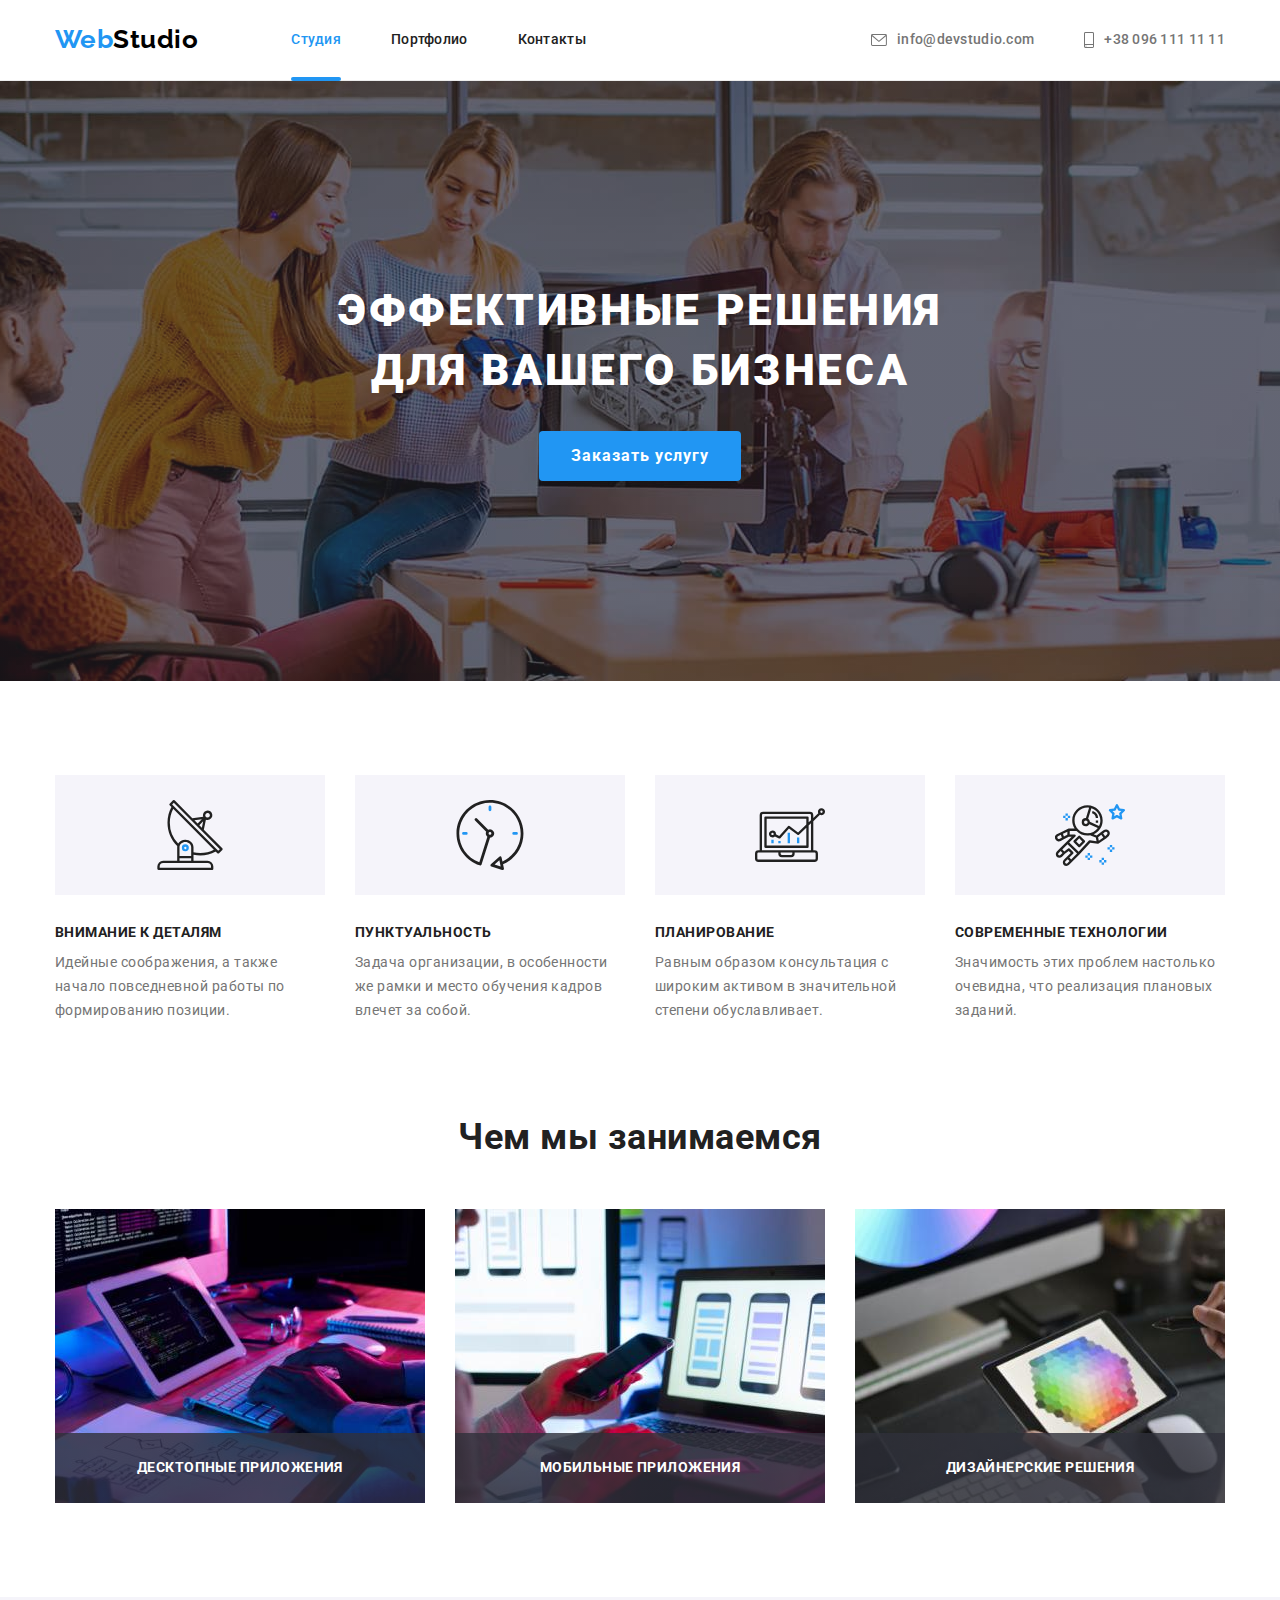
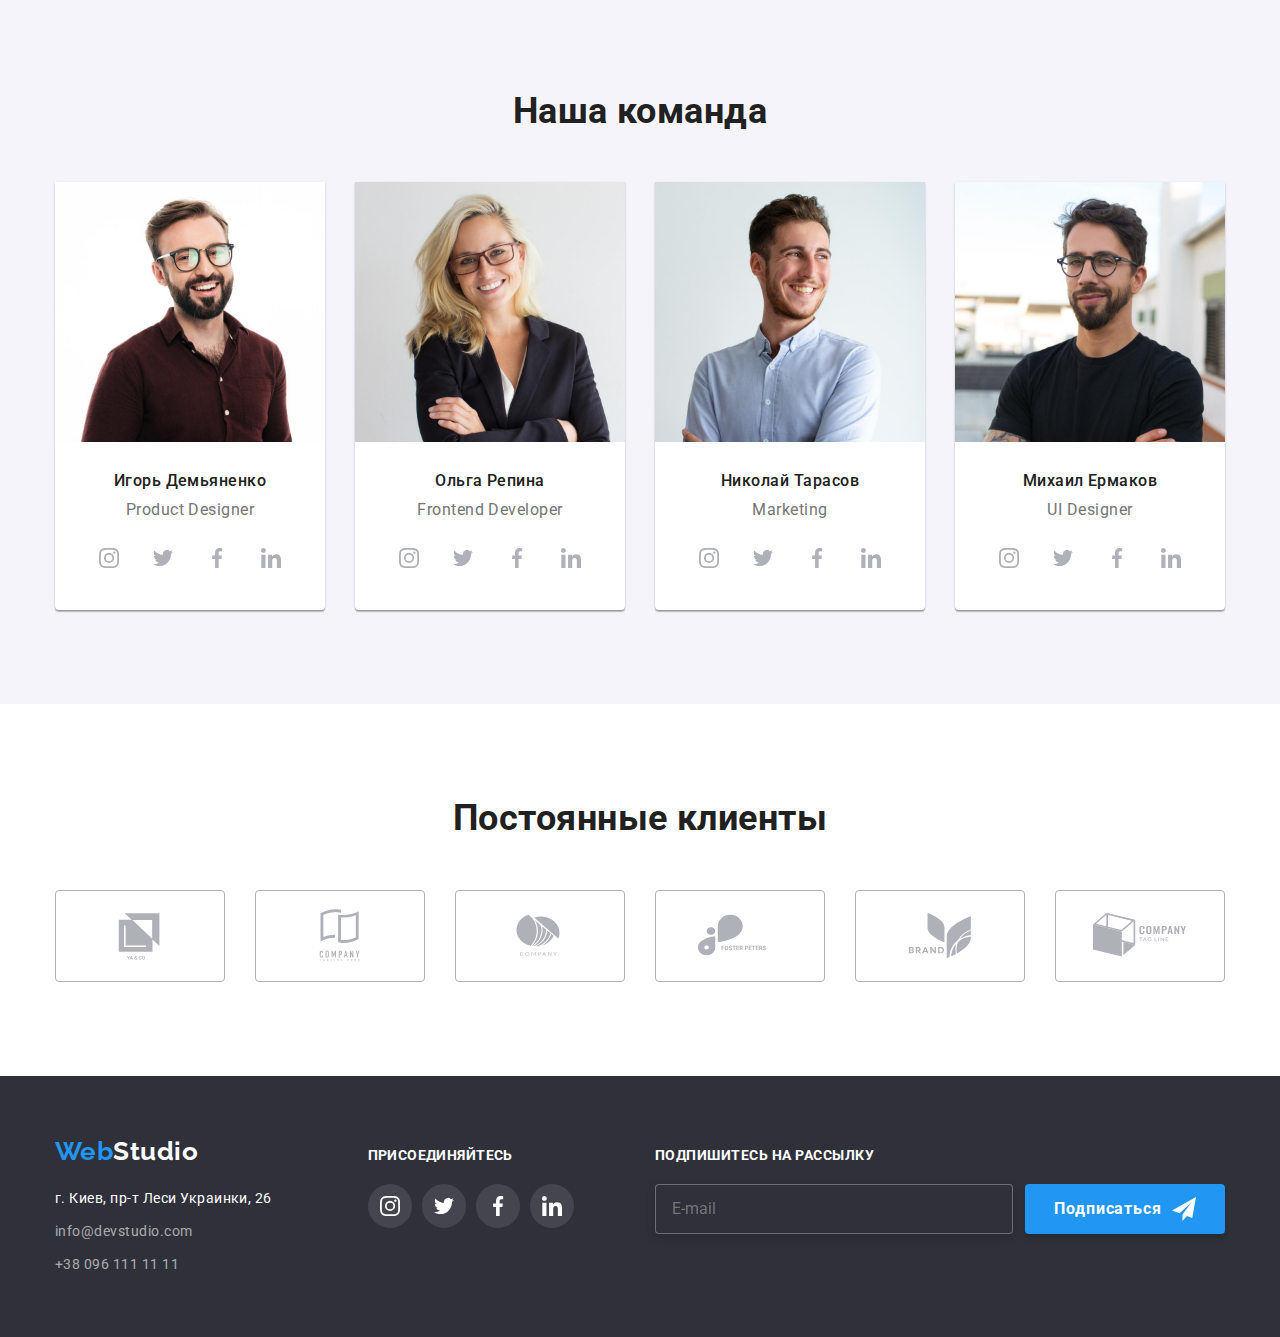
<file: index.html>
<!DOCTYPE html>
<html lang="ru">
<head>
    <meta charset="UTF-8">
    <meta http-equiv="X-UA-Compatible" content="IE=edge">
    <meta name="viewport" content="width=device-width, initial-scale=1.0">
    <title>Студия</title>
    <link rel="preconnect" href="https://fonts.googleapis.com">
    <link rel="preconnect" href="https://fonts.gstatic.com" crossorigin>
    <link href="https://fonts.googleapis.com/css2?family=Raleway:wght@700&family=Roboto:wght@400;500;700;900&display=swap"
        rel="stylesheet">
    <link rel="stylesheet" href="./css/main.min.css">
</head>
<body>

                                                        <!-- HEADER -->

    <header class="header-box">

        <div class="container">

        <nav class="navigation">
            <a class="navigation__logo" href="index.html">Web<span class="navigation__name">Studio</span></a>
            <ul class="navigation-list">
                <li class="navigation-list__item"><a class="navigation-list__link navigation-list__link--current" href="index.html">Студия</a></li>
                <li class="navigation-list__item"><a class="navigation-list__link" href="portfolio.html">Портфолио</a></li>
                <li class="navigation-list__item"><a class="navigation-list__link" href="">Контакты</a></li>
            </ul>
        </nav>
        <ul class="contacts-list">
            <li class="contacts-list__items">
                <a class="contacts-list__link" href="mailto:info@devstudio.com"><svg class="contacts-list__envelope" width="16" height="12">
                    <use href="./images/icons.svg#icon-envelope"></use>
                </svg>info@devstudio.com</a>
            </li>
            <li class="contacts-list__items">
                <a class="contacts-list__link" href="tel:+380961111111"><svg class="contacts-list__smartphone" width="10" height="16">
                    <use href="./images/icons.svg#icon-smartphone"></use>
                </svg>+38 096 111 11 11</a>
            </li>
        </ul>
    
    </div>

    </header>

                                                        <!-- MAIN -->

    <main>

                                                        <!-- SECTION 1 -->

        <section class="section section--hero">

    <div class="container container--hero">
 
        <h1 class="container__hero-title">Эффективные решения для вашего бизнеса</h1>
        <button class="container__hero-button" type="button" data-modal-open>Заказать услугу</button>

     
    </div>

        </section>

                                                        <!-- SECTION 2 -->

        <section class="section">

            <div class="container">

        <h2 class="container__feature-title">Особенности</h2>

        <ul class="feature-list">
            <li class="feature-list__item">

            <div class="feature-list__container"> 
                    <svg class="feature-list__icon-place" width="70" height="70">
                    <use href="./images/icons.svg#icon-antenna" ></use>
                </svg>
            </div>

                <h3 class="feature-list__subtitle">Внимание к деталям</h3>
                <p class="feature-list__text">Идейные соображения, а также начало повседневной работы по формированию позиции.</p>
            </li>
            <li class="feature-list__item">
                <div class="feature-list__container">
                <svg class="feature-list__icon-place" width="70" height="70">
                <use href="./images/icons.svg#icon-clock"></use>
                </svg>
                </div>
                <h3 class="feature-list__subtitle">Пунктуальность</h3>
                <p class="feature-list__text">Задача организации, в особенности же рамки и место обучения кадров влечет за собой.</p>
            </li>
            <li class="feature-list__item">
                <div class="feature-list__container">
                    <svg class="feature-list__icon-place" width="70" height="70">
                        <use href="./images/icons.svg#icon-diagram"></use>
                    </svg>
                </div>
                <h3 class="feature-list__subtitle">Планирование</h3>
                <p class="feature-list__text">Равным образом консультация с широким активом в значительной степени обуславливает.</p>
            </li>
            <li class="feature-list__item">
                <div class="feature-list__container">
                <svg class="feature-list__icon-place" width="70" height="70">
                <use href="./images/icons.svg#icon-astronaut"></use>
                </svg>
                </div>
                <h3 class="feature-list__subtitle">Современные технологии</h3>
                <p class="feature-list__text">Значимость этих проблем настолько очевидна, что реализация плановых заданий.</p>
            </li>
        </ul>

    </div>
    
        </section>

                                                        <!-- SECTION 3 -->

        <section class="section section--nopadding">

            <div class="container container--direction">

        <h2 class="container__business-title">Чем мы занимаемся</h2>
        <ul class="container__business-list">
            <li class="container__business-item">
            <img class="container__business-img" src="images/img1.jpg" alt="coding" width="370">
            <h3 class="container__business-subtitle">ДЕСКТОПНЫЕ ПРИЛОЖЕНИЯ</h3>
        </li>
        <li class="container__business-item">
            <img class="container__business-img" src="images/img2.jpg" alt="work_with_smartphones" width="370">
            <h3 class="container__business-subtitle">МОБИЛЬНЫЕ ПРИЛОЖЕНИЯ</h3>
        </li>
        <li class="container__business-item">
            <img class="container__business-img" src="images/img3.jpg" alt="drawing_on_a_tablet" width="370">
            <h3 class="container__business-subtitle">ДИЗАЙНЕРСКИЕ РЕШЕНИЯ</h3>
        </li>
        </ul>

    </div>

        </section>

                                                        <!-- SECTION 4 -->
        <section class="section section--bgcolor">  

            <div class="container container--direction">

        <h2 class="container__team-title">Наша команда</h2>
        <ul class="container__team-list">

            <li class="container__team-item">
                    <img class="container__team-img" src="images/img4.jpg" alt="Product Designer" width="270">
                    <div class="container__team-text">
                    <h3 class="container__team-subtitle">Игорь Демьяненко</h3>
                    <p class="container__list-text" lang="en">Product Designer</p>
                    <ul class="container__team-socials">
                        <li class="container__social-items">
                            <a class="container__social-links" href="">
                                <svg class="container__team-icons" width="20" height="20">
                                    <use href="./images/icons.svg#icon-instagram-1"></use>
                                </svg>
                            </a>
                        </li>
                        <li class="container__social-items">
                            <a class="container__social-links" href="">
                                <svg class="container__team-icons" width="20" height="20">
                                    <use href="./images/icons.svg#icon-twitter-1"></use>
                                </svg>
                            </a>
                        </li>
                        <li class="container__social-items">
                            <a class="container__social-links" href="">
                                <svg class="container__team-icons" width="20" height="20">
                                    <use href="./images/icons.svg#icon-facebook-1"></use>
                                </svg>
                            </a>
                        </li>
                        <li class="container__social-items">
                            <a class="container__social-links" href="">
                                <svg class="container__team-icons" width="20" height="20">
                                    <use href="./images/icons.svg#icon-linkedin-1"></use>
                                </svg>
                            </a>
                        </li>
                    </ul>
                </div>
            </li>

            <li class="container__team-item">
                    <img class="container__team-img" src="images/img5.jpg" alt="Frontend Developer" width="270">
                    <div class="container__team-text">
                    <h3 class="container__team-subtitle">Ольга Репина</h3>
                    <p class="container__list-text" lang="en">Frontend Developer</p>
                    <ul class="container__team-socials">
                        <li class="container__social-items">
                            <a class="container__social-links" href="">
                                <svg class="container__team-icons" width="20" height="20">
                                    <use href="./images/icons.svg#icon-instagram-1"></use>
                                </svg>
                            </a>
                        </li>
                        <li class="container__social-items">
                            <a class="container__social-links" href="">
                                <svg class="container__team-icons" width="20" height="20">
                                    <use href="./images/icons.svg#icon-twitter-1"></use>
                                </svg>
                            </a>
                        </li>
                        <li class="container__social-items">
                            <a class="container__social-links" href="">
                                <svg class="container__team-icons" width="20" height="20">
                                    <use href="./images/icons.svg#icon-facebook-1"></use>
                                </svg>
                            </a>
                        </li>
                        <li class="container__social-items">
                            <a class="container__social-links" href="">
                                <svg class="container__team-icons" width="20" height="20">
                                    <use href="./images/icons.svg#icon-linkedin-1"></use>
                                </svg>
                            </a>
                        </li>
                    </ul>
                </div>
            
            </li>

            <li class="container__team-item">
                <img class="container__team-img" src="images/img6.jpg" alt="Marketing" width="270">
                <div class="container__team-text">
                    <h3 class="container__team-subtitle">Николай Тарасов</h3>
                    <p class="container__list-text" lang="en">Marketing</p>
                    <ul class="container__team-socials">
                        <li class="container__social-items">
                            <a class="container__social-links" href="">
                                <svg class="container__team-icons" width="20" height="20">
                                    <use href="./images/icons.svg#icon-instagram-1"></use>
                                </svg>
                            </a>
                        </li>
                        <li class="container__social-items">
                            <a class="container__social-links" href="">
                                <svg class="container__team-icons" width="20" height="20">
                                    <use href="./images/icons.svg#icon-twitter-1"></use>
                                </svg>
                            </a>
                        </li>
                        <li class="container__social-items">
                            <a class="container__social-links" href="">
                                <svg class="container__team-icons" width="20" height="20">
                                    <use href="./images/icons.svg#icon-facebook-1"></use>
                                </svg>
                            </a>
                        </li>
                        <li class="container__social-items">
                            <a class="container__social-links" href="">
                                <svg class="container__team-icons" width="20" height="20">
                                    <use href="./images/icons.svg#icon-linkedin-1"></use>
                                </svg>
                            </a>
                        </li>
                    </ul>
                </div>
            </li>
            
            <li class="container__team-item">
                    <img class="container__team-img" src="images/img7.jpg" alt="UI Designer" width="270">
                    <div class="container__team-text">
                    <h3 class="container__team-subtitle">Михаил Ермаков</h3>
                    <p class="container__list-text" lang="en">UI Designer</p>
                    <ul class="container__team-socials">
                        <li class="container__social-items">
                            <a class="container__social-links" href="">
                                <svg class="container__team-icons" width="20" height="20">
                                    <use href="./images/icons.svg#icon-instagram-1"></use>
                                </svg>
                            </a>
                        </li>
                        <li class="container__social-items">
                            <a class="container__social-links" href="">
                                <svg class="container__team-icons" width="20" height="20">
                                    <use href="./images/icons.svg#icon-twitter-1"></use>
                                </svg>
                            </a>
                        </li>
                        <li class="container__social-items">
                            <a class="container__social-links" href="">
                                <svg class="container__team-icons" width="20" height="20">
                                    <use href="./images/icons.svg#icon-facebook-1"></use>
                                </svg>
                            </a>
                        </li>
                        <li class="container__social-items">
                            <a class="container__social-links" href="">
                                <svg class="container__team-icons" width="20" height="20">
                                    <use href="./images/icons.svg#icon-linkedin-1"></use>
                                </svg>
                            </a>
                        </li>
                    </ul>
                </div>
            </li>
        </ul>
    
    </div>

        </section>   

                                                        <!-- SECTION 5 -->

        <section class="section">

            <div class="container container--direction">
            <h2 class="container__clients-title">Постоянные клиенты</h2>
            <ul class="clients-list">
                <li class="clients-list__items"><a class="clients-list__link" href="">
                    <svg width="106" height="60">
                        <use href="./images/icons.svg#icon-client-1"></use>
                    </svg>
                </a></li>
                <li class="clients-list__items"><a class="clients-list__link" href="">
                    <svg width="106" height="60">
                        <use href="./images/icons.svg#icon-client-2"></use>
                    </svg>
                </a></li>
                <li class="clients-list__items"><a class="clients-list__link" href="">
                    <svg width="106" height="60">
                        <use href="./images/icons.svg#icon-client-3"></use>
                    </svg>
                </a></li>
                <li class="clients-list__items"><a class="clients-list__link" href="">
                    <svg width="106" height="60">
                        <use href="./images/icons.svg#icon-client-4"></use>
                    </svg>
                    </a></li>
                <li class="clients-list__items"><a class="clients-list__link" href="">
                        <svg width="106" height="60">
                            <use href="./images/icons.svg#icon-client-5"></use>
                        </svg>
                        </a></li>
                <li class="clients-list__items"><a class="clients-list__link" href="">
                        <svg width="106" height="60">
                            <use href="./images/icons.svg#icon-client-6"></use>
                        </svg></a>
                </li>
            </ul>
        </div>

        </section>
    </main>

                                                        <!-- FOOTER  -->
    <footer class="foot">

    <div class="container basement--direction">
        
    <div class="foot-container">
        <a class="foot-container__logo" href="index.html">Web<span class="foot-container__logo-text">Studio</span></a>
        <address class="foot-container__address">
            <ul class="foot-container__list">
                <li class="foot-container__item"><a class="foot-container__link" href="https://goo.gl/maps/mkaMECq21xG1Tthk6" target="_blank"
                        rel="noopener noreferrer">
                        г. Киев, пр-т Леси Украинки, 26</a> </li>
                <li class="foot-container__item"><a class="foot-container__contacts-link" href="mailto:info@devstudio.com">info@devstudio.com</a></li>
                <li class="foot-container__item"><a class="foot-container__contacts-link" href="tel:+380961111111">+38 096 111 11 11</a></li>
            </ul>
        </address>
    </div>

    <div class="social-invite">
        <strong class="social-invite__title">ПРИСОЕДИНЯЙТЕСЬ</strong>
        <ul class="social-invite__list">
            
            <li class="social-invite__item">
                <a class="social-invite__link" href="">
                    <svg class="social-invite__icon" width="20" height="20">
                        <use href="./images/icons.svg#icon-instagram-1"></use>
                    </svg>
                </a>
            </li>

            <li class="social-invite__item">
                <a class="social-invite__link" href="">
                    <svg class="social-invite__icon" width="20" height="20">
                        <use href="./images/icons.svg#icon-twitter-1"></use>
                    </svg>
                </a>
            </li>

            <li class="social-invite__item">
                <a class="social-invite__link" href="">
                    <svg class="social-invite__icon" width="20" height="20">
                        <use href="./images/icons.svg#icon-facebook-1"></use>
                    </svg>
                </a>
            </li>

            <li class="social-invite__item">
                <a class="social-invite__link" href="">
                    <svg class="social-invite__icon" width="20" height="20">
                        <use href="./images/icons.svg#icon-linkedin-1"></use>
                    </svg>
                </a>
            </li>
        </ul>
    </div>

    <div class="footer-signup">

    <strong class="footer-signup__title">ПОДПИШИТЕСЬ НА РАССЫЛКУ</strong>

    <form class="footer-signup__form" name="signup-form" autocomplete="on" novalidate>

            <input class="footer-signup__email" type="email" name="footer-email" placeholder="E-mail"/>
    
        <button class="footer-signup__button" type="submit"><span class="footer-signup__button-text">Подписаться</span>
            <svg class="footer-signup__icon" width="24" height="24">
                <use href="./images/icons.svg#icon-send"></use>
            </svg>
        </button>
        
    </form>
    </div>
    </div>       
    </footer>

                                                        <!-- MODAL -->

    <div class="backdrop is-hidden" data-modal>

        <div class="modal">

            <button type="button" class="modal__close-button" data-modal-close>
                <svg class="modal__icon-close" width="18" height="18">
                    <use href="./images/icons.svg#icon-close"></use>
                </svg>
            </button>
            
            <form action="#" class="modal__form" name="user-contacts" novalidate>
            
                <strong class="modal__tittle">Оставьте свои данные, мы вам перезвоним</strong>
            
                <label class="modal__labels">
                    <span class="modal__label-name">Имя</span> 
                    <input class="modal__inputs" type="text" name="username" />
                    <svg class="modal__user-icon" width="12" height="12">
                        <use href="./images/icons.svg#icon-user-black"></use>
                    </svg>
                </label>
                <label class="modal__labels">
                    <span class="modal__label-name">Телефон</span>
                    <input class="modal__inputs" type="tel" name="phone-number" />
                    <svg class="modal__phone-icon" width="13" height="13">
                        <use href="./images/icons.svg#icon-phone-black"></use>
                    </svg>
                </label>
                <label class="modal__labels">
                    <span class="modal__label-name">Почта</span>
                    <input class="modal__inputs" type="email" name="email" />
                    <svg class="modal__mail-icon" width="16" height="13">
                        <use href="./images/icons.svg#icon-email-black"></use>
                    </svg>
                </label>
                
                <label class="modal__comment-label">
                    <span class="modal__label-name">Комментарий</span>
                    <textarea class="modal__text-field" name="feedback" rows="5" placeholder="Введите текст"></textarea>
                </label>

                
                <label class="modal__checkbox">
                    <input class="modal__input-checkbox" type="checkbox" name="checkbox-license" value="reading" />

                    <svg class="modal__icon-square" width="16" height="15">
                        <use href="./images/icons.svg#icon-square"></use>
                    </svg>
                    <svg class="modal__icon-check" width="14" height="15">
                        <use href="./images/icons.svg#icon-check"></use>
                    </svg>

                    <span class="modal__chekbox-text">Соглашаюсь с рассылкой и принимаю</span><a class="modal__checkbox-link" href=""> Условия договора</a>
                    
                </label>
                
                
                <button class="modal__send-button" type="submit">Отправить</button>
                </form>
        </div>
    </div>
    <script src="./js/modal.js"></script>
</body>
</html>
</file>
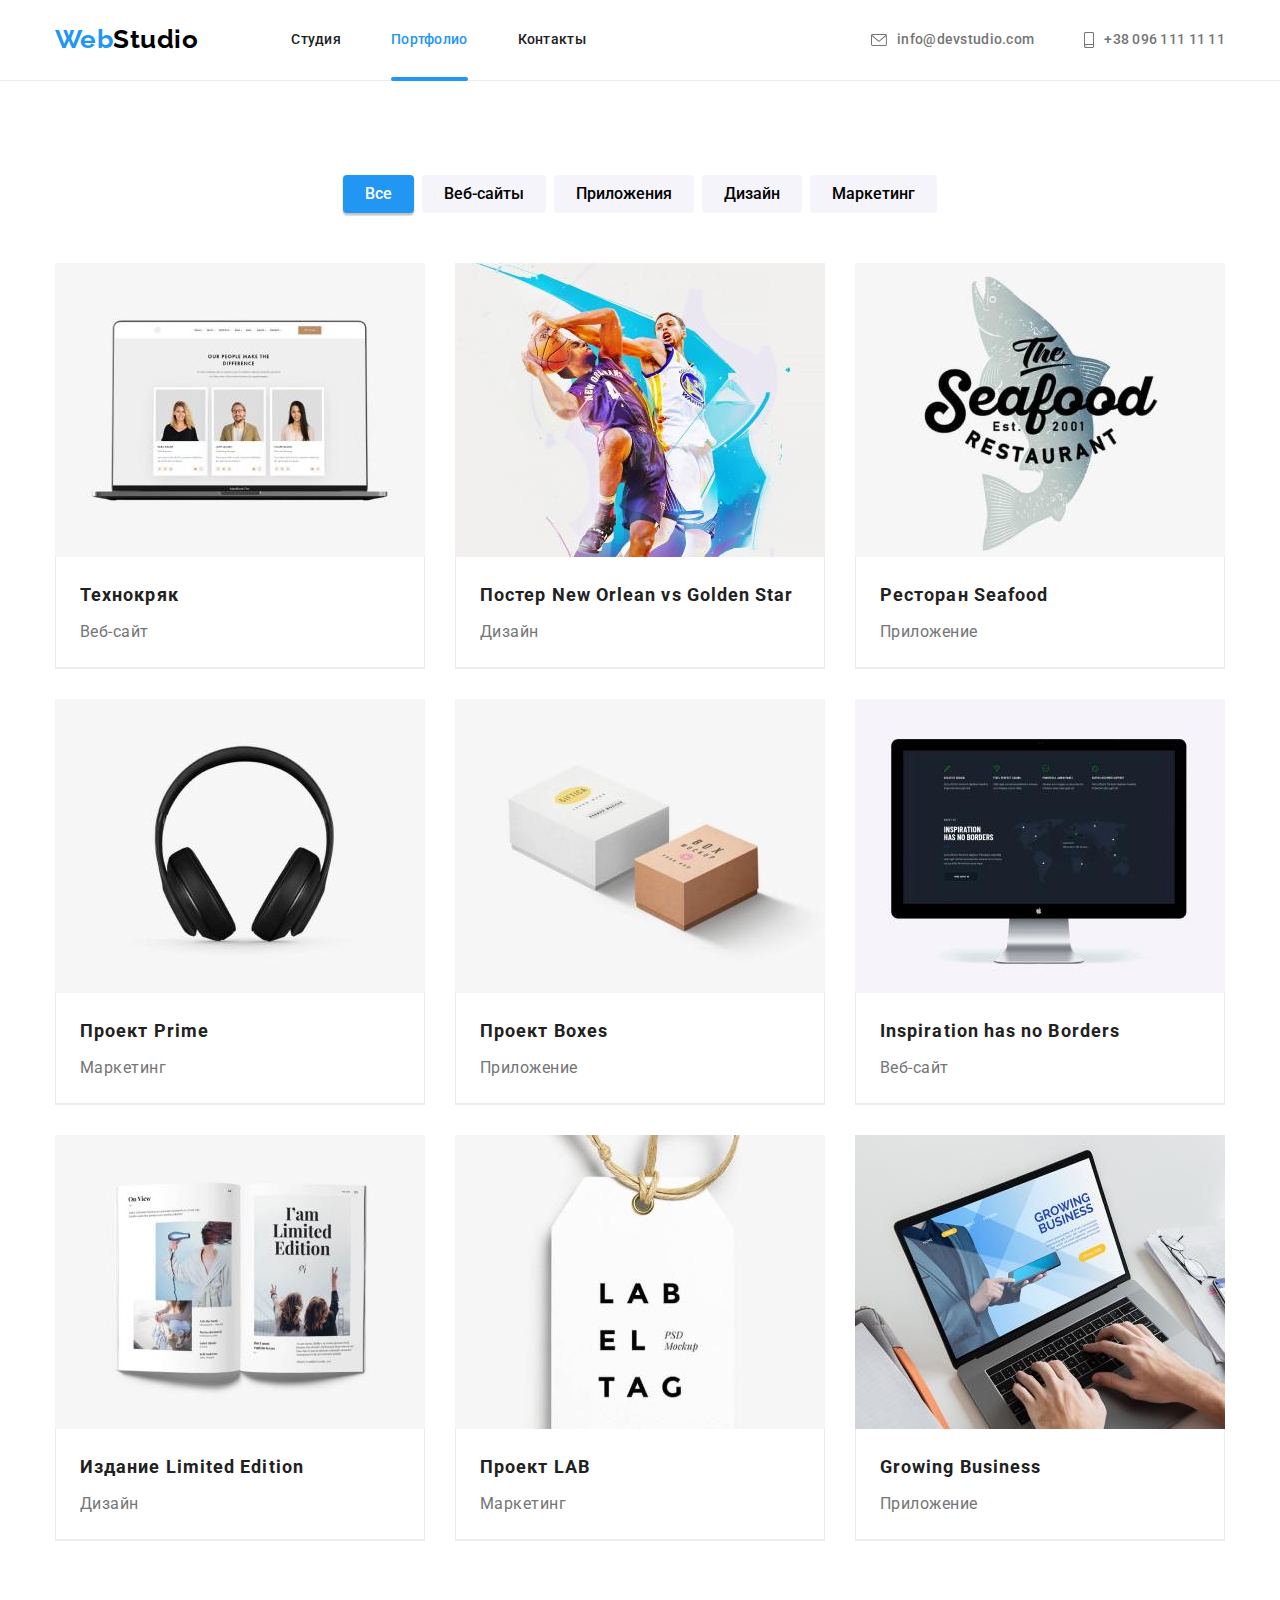
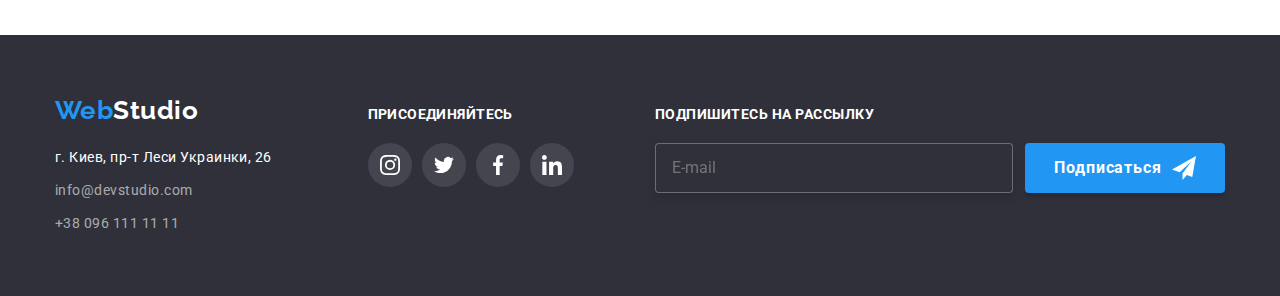
<file: portfolio.html>
<!DOCTYPE html>
<html lang="ru">
<head>
    <meta charset="UTF-8">
    <meta http-equiv="X-UA-Compatible" content="IE=edge">
    <meta name="viewport" content="width=device-width, initial-scale=1.0">
    <title>Портфолио</title>
    <link rel="preconnect" href="https://fonts.googleapis.com">
    <link rel="preconnect" href="https://fonts.gstatic.com" crossorigin>
    <link href="https://fonts.googleapis.com/css2?family=Raleway:wght@700&family=Roboto:wght@400;500;700;900&display=swap"
        rel="stylesheet">
    <link rel="stylesheet" href="./css/main.min.css">
</head>
<body>

    <!-- HEADER -->
    
    <header class="header-box">
    
        <div class="container">
    
            <nav class="navigation">
                <a class="navigation__logo" href="index.html">Web<span class="navigation__name">Studio</span></a>
                <ul class="navigation-list">
                    <li class="navigation-list__item"><a class="navigation-list__link" href="index.html">Студия</a></li>
                    <li class="navigation-list__item"><a class="navigation-list__link navigation-list__link--current" href="portfolio.html">Портфолио</a></li>
                    <li class="navigation-list__item"><a class="navigation-list__link" href="">Контакты</a></li>
                </ul>
            </nav>
            <ul class="contacts-list">
                <li class="contacts-list__items">
                    <a class="contacts-list__link" href="mailto:info@devstudio.com">
                        <svg class="contacts-list__envelope" width="16" height="12">
                            <use href="./images/icons.svg#icon-envelope"></use> 
                        </svg>info@devstudio.com</a>
                </li>
                <li class="contacts-list__items">
                    <a class="contacts-list__link" href="tel:+380961111111"><svg class="contacts-list__smartphone"
                            width="10" height="16">
                            <use href="./images/icons.svg#icon-smartphone"></use>
                        </svg>+38 096 111 11 11</a>
                </li>
            </ul>
    
        </div>
    
    </header>
        
     <!-- MAIN PART  -->

    <main>
      
      <section class="section">

          <div class="container container--direction">

      <h1 class="container__portfolio-title">Портфолио</h1>

      <!--FILTERS -->
        <ul class="filters-list">
            <li class="filters-list__items"><button class="filters-list__button filters-list__button--active" type="button">Все</button></li>
            <li class="filters-list__items"><button class="filters-list__button" type="button">Веб-сайты</button></li>
            <li class="filters-list__items"><button class="filters-list__button" type="button">Приложения</button></li>
            <li class="filters-list__items"><button class="filters-list__button" type="button">Дизайн</button></li>
            <li class="filters-list__items"><button class="filters-list__button" type="button">Маркетинг</button></li>
        </ul>
       
        <!-- PROJECTS  -->

        <ul class="projects-list">

        <li class="projects-list__item">
            <a class="projects-list__link" href="">
            <div class="projects-list__thumb">
                <img class="projects-list__img" src="./images/img1_1.jpg" width="370" alt="Фото-ноутбука">
                <p class="projects-list__overlay">
                    Технокряк это современная площадка распространения коронавируса.
                    Компании используют эту платформу для цифрового
                    шпионажа и атак на защищённые сервера конкурентов.
                </p>
            </div>
            <div class="projects-list__meta">
                <h2 class="projects-list__subtitle">Технокряк</h2>
                <p class="projects-list__text">Веб-сайт</p> 
            </div>
            
        </a>
        
        </li>

        <li class="projects-list__item">
            <a class="projects-list__link" href="">
            <div class="projects-list__thumb">
                <img class="projects-list__img" src="./images/img2_1.jpg" width="370" alt="Постер">
                <p class="projects-list__overlay">
                    Разнообразный и богатый опыт курс на социально-ориентированный 
                    национальный проект требует определения и уточнения
                    системы обучения кадров.
                </p>
            </div>
            <div class="projects-list__meta">
                <h2 class="projects-list__subtitle">Постер <span lang="en">New Orlean vs Golden Star</span></h2>
                <p class="projects-list__text">Дизайн</p>
            </div>
            </a>    
            </li>
            
            <li class="projects-list__item">
            <a class="projects-list__link" href="">
                <div class="projects-list__thumb">
                <img class="projects-list__img" src="./images/img3_1.jpg" width="370" alt="Лого-ресторана">
                <p class="projects-list__overlay">
                    Таким образом, таким вот образом, выбранный нами инновационный путь позволяет 
                    выполнить важнейшие задания по разработке дальнейших
                    направлений развитая системы.
                </p>
            </div>
            <div class="projects-list__meta">
                <h2 class="projects-list__subtitle">Ресторан <span lang="en">Seafood</span></h2>
                <p class="projects-list__text">Приложение</p>
          </div>
            </a>    
            </li>

            <li class="projects-list__item">
            <a class="projects-list__link" href="">
                <div class="projects-list__thumb">
                <img class="projects-list__img" src="./images/img4_1.jpg" width="370" alt="Фото-наушников">
                <p class="projects-list__overlay">
                    Задача организации, в особенности же начало повседневной работы по формированию 
                    позиции играет важную роль в формировании всесторонне сбалансированных...
                </p>
            </div>
            <div class="projects-list__meta">
                <h2 class="projects-list__subtitle">Проект <span lang="en">Prime</span></h2>
                <p class="projects-list__text">Маркетинг</p>
            </div>
            </a>    
            </li>

            <li class="projects-list__item">
            <a class="projects-list__link" href="">
                <div class="projects-list__thumb">
                <img class="projects-list__img" src="./images/img5_1.jpg" width="370" alt="Коробки">
                <p class="projects-list__overlay">
                    В своём стремлении улучшить пользовательский опыт мы упускаем, что непосредственные участники технического прогресса,
                    инициированные исключительно синтетически, своевременно верифицированы.
                </p>
            </div>
            <div class="projects-list__meta">
                <h2 class="projects-list__subtitle">Проект <span lang="en">Boxes</span></h2>
                <p class="projects-list__text">Приложение</p>
             </div>
            </a>    
            </li>

            <li class="projects-list__item">
            <a class="projects-list__link" href="">
                <div class="projects-list__thumb">
                <img class="projects-list__img" src="./images/img6_1.jpg" width="370" alt="Монитор">
                <p class="projects-list__overlay">
                    Непосредственные участники технического прогресса верифицированы. Учитывая ключевые сценарии поведения,
                    глубокий уровень погружения способствует повышению качества паттернов поведения.
                </p>
            </div>
        <div class="projects-list__meta">
                <h2 class="projects-list__subtitle" lang="en">Inspiration has no Borders</h2>
                <p class="projects-list__text">Веб-сайт</p>
        </div>
            </a>    
            </li>

            <li class="projects-list__item">
            <a class="projects-list__link" href="">
                <div class="projects-list__thumb">
                <img class="projects-list__img" src="./images/img7_1.jpg" width="370" alt="Книга">
                <p class="projects-list__overlay">
                    Предварительные выводы неутешительны: повышение уровня гражданского 
                    сознания и технического прогресса напрямую зависит от дальнейших направлений
                    развития.
                </p>
            </div>
            <div class="projects-list__meta">
                <h2 class="projects-list__subtitle">Издание <span lang="en">Limited Edition</span></h2>
                <p class="projects-list__text">Дизайн</p>
            </div>
            </a>  
            </li>

            <li class="projects-list__item">
            <a class="projects-list__link" href="">
                <div class="projects-list__thumb">
                <img class="projects-list__img" src="./images/img8_1.jpg" width="370" alt="Бирка">
                <p class="projects-list__overlay">
                    Высокий уровень вовлечения представителей целевой аудитории является четким доказательством простого факта: курс на
                    социально-ориентированный национальный проект, в своём представлении.
                </p>
            </div>
        <div class="projects-list__meta">
                <h2 class="projects-list__subtitle">Проект <span lang="en">LAB</span></h2>
                <p class="projects-list__text">Маркетинг</p>
        </div>
            </a>    
            </li>

            <li class="projects-list__item">
            <a class="projects-list__link" href=""> 
            <div class="projects-list__thumb">
                <img class="projects-list__img" src="./images/img9_1.jpg" width="370" alt="Ноутбук-на-столе">
                <p class="projects-list__overlay">
                    Значимость этих проблем настолько очевидна, что убеждённость некоторых оппонентов 
                    однозначно определяет каждого
                    участника как способного принимать собственные решения.
            </div>
        <div class="projects-list__meta">
                <h2 class="projects-list__subtitle" lang="en">Growing Business</h2>
                <p class="projects-list__text">Приложение</p>
        </div>
            </a>   
            </li>
        </ul>
        
        </div>

        </section>

    </main>

    <!-- FOOTER -->
<footer class="foot">

    <div class="container basement--direction">

        <div class="foot-container">
            <a class="foot-container__logo" href="index.html">Web<span
                    class="foot-container__logo-text">Studio</span></a>
            <address class="foot-container__address">
                <ul class="foot-container__list">
                    <li class="foot-container__item"><a class="foot-container__link"
                            href="https://goo.gl/maps/mkaMECq21xG1Tthk6" target="_blank" rel="noopener noreferrer">
                            г. Киев, пр-т Леси Украинки, 26</a> </li>
                    <li class="foot-container__item"><a class="foot-container__contacts-link"
                            href="mailto:info@devstudio.com">info@devstudio.com</a></li>
                    <li class="foot-container__item"><a class="foot-container__contacts-link"
                            href="tel:+380961111111">+38 096 111 11 11</a></li>
                </ul>
            </address>
        </div>

        <div class="social-invite">
            <strong class="social-invite__title">ПРИСОЕДИНЯЙТЕСЬ</strong>
            <ul class="social-invite__list">

                <li class="social-invite__item">
                    <a class="social-invite__link" href="">
                        <svg class="social-invite__icon" width="20" height="20">
                            <use href="./images/icons.svg#icon-instagram-1"></use>
                        </svg>
                    </a>
                </li>

                <li class="social-invite__item">
                    <a class="social-invite__link" href="">
                        <svg class="social-invite__icon" width="20" height="20">
                            <use href="./images/icons.svg#icon-twitter-1"></use>
                        </svg>
                    </a>
                </li>

                <li class="social-invite__item">
                    <a class="social-invite__link" href="">
                        <svg class="social-invite__icon" width="20" height="20">
                            <use href="./images/icons.svg#icon-facebook-1"></use>
                        </svg>
                    </a>
                </li>

                <li class="social-invite__item">
                    <a class="social-invite__link" href="">
                        <svg class="social-invite__icon" width="20" height="20">
                            <use href="./images/icons.svg#icon-linkedin-1"></use>
                        </svg>
                    </a>
                </li>
            </ul>
        </div>

        <div class="footer-signup">

            <strong class="footer-signup__title">ПОДПИШИТЕСЬ НА РАССЫЛКУ</strong>

            <form class="footer-signup__form" name="signup-form" autocomplete="on" novalidate>

                <input class="footer-signup__email" type="email" name="footer-email" placeholder="E-mail" />

                <button class="footer-signup__button" type="submit"><span
                        class="footer-signup__button-text">Подписаться</span>
                    <svg class="footer-signup__icon" width="24" height="24">
                        <use href="./images/icons.svg#icon-send"></use>
                    </svg>
                </button>

            </form>
        </div>
    </div>
</footer>

</body>
</html>
</file>
<file: css/main.min.css>
/*! modern-normalize v1.1.0 | MIT License | https://github.com/sindresorhus/modern-normalize */*,::before,::after{-webkit-box-sizing:border-box;box-sizing:border-box}html{line-height:1.15;-webkit-text-size-adjust:100%;-moz-tab-size:4;-o-tab-size:4;tab-size:4}body{margin:0;font-family:system-ui,-apple-system,"Segoe UI",Roboto,Helvetica,Arial,sans-serif,"Apple Color Emoji","Segoe UI Emoji"}hr{height:0;color:inherit}abbr[title]{-webkit-text-decoration:underline dotted;text-decoration:underline dotted}b,strong{font-weight:bolder}code,kbd,samp,pre{font-family:ui-monospace, SFMono-Regular, Consolas, 'Liberation Mono', Menlo, monospace;font-size:1em}small{font-size:80%}sub,sup{font-size:75%;line-height:0;position:relative;vertical-align:baseline}sub{bottom:-0.25em}sup{top:-0.5em}table{text-indent:0;border-color:inherit}button,input,optgroup,select,textarea{font-family:inherit;font-size:100%;line-height:1.15;margin:0}button,select{text-transform:none}button,[type='button'],[type='reset'],[type='submit']{-webkit-appearance:button}::-moz-focus-inner{border-style:none;padding:0}:-moz-focusring{outline:1px dotted ButtonText}:-moz-ui-invalid{box-shadow:none}legend{padding:0}progress{vertical-align:baseline}::-webkit-inner-spin-button,::-webkit-outer-spin-button{height:auto}[type='search']{-webkit-appearance:textfield;outline-offset:-2px}::-webkit-search-decoration{-webkit-appearance:none}::-webkit-file-upload-button{-webkit-appearance:button;font:inherit}summary{display:list-item}h1,h2,h3,h4,h5,h6,p,ul{margin:0;padding:0;border:0;font-size:100%;font:inherit;vertical-align:baseline}body{background-color:#fff;font-family:Roboto,sans-serif;letter-spacing:0.03em;color:#212121;-webkit-box-sizing:border-box;box-sizing:border-box}.section{padding-top:94px;padding-bottom:94px}.container{display:-webkit-box;display:-ms-flexbox;display:flex;width:1200px;padding-left:15px;padding-right:15px;margin-left:auto;margin-right:auto}.header-box{border-bottom:1px solid #ececec}.navigation{display:-webkit-box;display:-ms-flexbox;display:flex;-webkit-box-align:center;-ms-flex-align:center;align-items:center}.navigation__logo{color:#2196f3;font-family:Raleway;font-weight:700;font-size:26px;line-height:1.2;text-decoration:none;padding:24px 0}.navigation__name{color:#000;font-family:Raleway;font-weight:700;font-size:26px;line-height:1.19}.navigation-list{list-style:none;display:-webkit-box;display:-ms-flexbox;display:flex;-webkit-box-align:center;-ms-flex-align:center;align-items:center;margin-left:93px}.navigation-list__item{display:-webkit-box;display:-ms-flexbox;display:flex;-ms-flex-line-pack:center;align-content:center;-webkit-box-pack:center;-ms-flex-pack:center;justify-content:center;margin-right:50px}.navigation-list__item:last-child{margin-right:0px}.navigation-list__link{display:block;font-weight:500;font-size:14px;line-height:1.14;letter-spacing:0.02em;text-decoration:none;color:#212121;padding-top:32px;padding-bottom:32px;-webkit-transition-property:color, background-color;transition-property:color, background-color;-webkit-transition-duration:250ms;transition-duration:250ms;-webkit-transition-timing-function:cubic-bezier(0.4, 0, 0.2, 1);transition-timing-function:cubic-bezier(0.4, 0, 0.2, 1);position:relative}.navigation-list__link:hover,.navigation-list__link:focus{color:#2196f3}.navigation-list__link--current{font-weight:500;font-size:14px;line-height:1.14;letter-spacing:0.02em;color:#2196f3;text-decoration:none;-webkit-transition:color;transition:color;-webkit-transition-duration:250ms;transition-duration:250ms;-webkit-transition-timing-function:cubic-bezier(0.4, 0, 0.2, 1);transition-timing-function:cubic-bezier(0.4, 0, 0.2, 1)}.navigation-list__link--current:hover,.navigation-list__link--current:focus{color:#2196f3}.navigation-list__link--current::after{content:'';width:100%;height:4px;background-color:#2196f3;border-radius:2px;position:absolute;left:0;top:96%}.contacts-list{list-style:none;display:-webkit-box;display:-ms-flexbox;display:flex;margin-left:auto;-webkit-box-align:center;-ms-flex-align:center;align-items:center}.contacts-list__envelope{margin-right:10px;fill:currentColor;-ms-flex-item-align:center;-ms-grid-row-align:center;align-self:center}.contacts-list__smartphone{margin-right:10px;-ms-flex-item-align:center;-ms-grid-row-align:center;align-self:center;fill:currentColor}.contacts-list__items{display:-webkit-box;display:-ms-flexbox;display:flex;-ms-flex-line-pack:center;align-content:center;margin-right:50px}.contacts-list__items:last-child{margin-right:0}.contacts-list__link{display:-webkit-box;display:-ms-flexbox;display:flex;font-weight:500;font-size:14px;line-height:1.14;letter-spacing:0.02em;text-decoration:none;color:#757575;padding:32px 0;-webkit-transition:color;transition:color;-webkit-transition-duration:250ms;transition-duration:250ms;-webkit-transition-timing-function:cubic-bezier(0.4, 0, 0.2, 1);transition-timing-function:cubic-bezier(0.4, 0, 0.2, 1)}.contacts-list__link:hover,.contacts-list__link:focus{color:#2196f3}.section--hero{display:-webkit-box;display:-ms-flexbox;display:flex;background-color:#2f303a;padding-top:200px;padding-bottom:200px;max-width:1600px;height:600px;margin-right:auto;margin-left:auto;background-image:-webkit-gradient(linear, left top, right top, from(rgba(47,48,58,0.4)), to(rgba(47,48,58,0.4))),url(../images/overlay.jpg);background-image:linear-gradient(to right, rgba(47,48,58,0.4), rgba(47,48,58,0.4)),url(../images/overlay.jpg);background-repeat:no-repeat;background-position:center;background-size:cover}.container--hero{-webkit-box-orient:vertical;-webkit-box-direction:normal;-ms-flex-direction:column;flex-direction:column;text-align:center;-webkit-box-pack:center;-ms-flex-pack:center;justify-content:center}.container__hero-title{font-family:Roboto;font-weight:900;font-size:44px;line-height:1.36;letter-spacing:0.06em;text-transform:uppercase;color:#fff;width:696px;margin:0 auto;margin-bottom:30px}.container__hero-button{font-family:Roboto;background-color:#2196f3;color:#fff;cursor:pointer;font-weight:700;font-size:16px;line-height:1.87;letter-spacing:0.06em;border:none;border-radius:4px;display:block;padding:10px 32px;margin-left:auto;margin-right:auto}.container__hero-button:hover,.container__hero-button:focus,.container__hero-button:active{background-color:#2196f3;color:#fff}.container__feature-title{position:absolute;width:1px;height:1px;margin:-1px;border:0;padding:0;white-space:nowrap;-webkit-clip-path:inset(100%);clip-path:inset(100%);clip:rect(0 0 0 0);overflow:hidden}.feature-list{list-style:none;display:-webkit-box;display:-ms-flexbox;display:flex;-webkit-box-pack:center;-ms-flex-pack:center;justify-content:center}.feature-list__container{display:-webkit-box;display:-ms-flexbox;display:flex;width:270px;height:120px;background-color:#f5f4fa;margin-bottom:30px;-webkit-box-pack:center;-ms-flex-pack:center;justify-content:center}.feature-list__icon-place{-ms-flex-item-align:center;-ms-grid-row-align:center;align-self:center}.feature-list__subtitle{font-weight:700;font-size:14px;line-height:1.14;text-transform:uppercase;margin-bottom:10px}.feature-list__text{font-size:14px;line-height:1.71;color:#757575}.feature-list__item{margin-right:30px}.feature-list__item:last-child{margin-right:0px}.section--nopadding{padding-top:0}.container--direction{-webkit-box-orient:vertical;-webkit-box-direction:normal;-ms-flex-direction:column;flex-direction:column}.container__business-title{display:-webkit-box;display:-ms-flexbox;display:flex;-webkit-box-pack:center;-ms-flex-pack:center;justify-content:center;font-weight:700;font-size:36px;line-height:1.16;margin-bottom:50px}.container__business-list{display:-webkit-box;display:-ms-flexbox;display:flex;-webkit-box-pack:center;-ms-flex-pack:center;justify-content:center}.container__business-img{max-width:100%;display:block;height:auto}.container__business-subtitle{position:absolute;bottom:0;width:100%;height:70px;display:-webkit-box;display:-ms-flexbox;display:flex;-webkit-box-align:center;-ms-flex-align:center;align-items:center;-webkit-box-pack:center;-ms-flex-pack:center;justify-content:center;font-weight:bold;font-size:14px;line-height:1.14;letter-spacing:0.03em;color:#fff;background-image:-webkit-gradient(linear, left top, right top, from(rgba(47,48,58,0.8)), to(rgba(47,48,58,0.8)));background-image:linear-gradient(to right, rgba(47,48,58,0.8), rgba(47,48,58,0.8))}.container__business-item{position:relative;list-style:none;margin-right:30px}.container__business-item:last-child{margin-right:0}.section--bgcolor{background-color:#f5f4fa}.container__team-title{font-weight:700;font-size:36px;line-height:1.16;display:-webkit-box;display:-ms-flexbox;display:flex;-webkit-box-pack:center;-ms-flex-pack:center;justify-content:center;margin-bottom:50px}.container__team-list{margin-right:auto;margin-left:auto;display:-webkit-box;display:-ms-flexbox;display:flex}.container__team-img{max-width:100%;display:block;height:auto}.container__team-text{padding-bottom:30px;padding-top:30px;padding-right:32px;padding-left:32px}.container__team-subtitle{font-weight:500;font-size:16px;line-height:1.18;display:-webkit-box;display:-ms-flexbox;display:flex;-webkit-box-pack:center;-ms-flex-pack:center;justify-content:center;margin-bottom:10px}.container__list-text{font-size:16px;line-height:1.18;display:-webkit-box;display:-ms-flexbox;display:flex;-webkit-box-pack:center;-ms-flex-pack:center;justify-content:center;color:#757575;margin-bottom:16px}.container__team-socials{list-style:none;display:-webkit-box;display:-ms-flexbox;display:flex;-webkit-box-pack:center;-ms-flex-pack:center;justify-content:center;-ms-flex-line-pack:center;align-content:center}.container__team-icons{-ms-flex-item-align:center;-ms-grid-row-align:center;align-self:center}.container__team-item{list-style:none;margin-right:30px;background-color:#fff;-webkit-box-shadow:0px 1px 3px rgba(0,0,0,0.12),0px 1px 1px rgba(0,0,0,0.14),0px 2px 1px rgba(0,0,0,0.2);box-shadow:0px 1px 3px rgba(0,0,0,0.12),0px 1px 1px rgba(0,0,0,0.14),0px 2px 1px rgba(0,0,0,0.2);border-radius:0px 0px 4px 4px}.container__team-item:last-child{margin-right:0}.container__social-items{display:-webkit-box;display:-ms-flexbox;display:flex;width:44px;height:44px;margin-right:10px}.container__social-items:last-child{margin-right:0}.container__social-links{cursor:pointer;display:-webkit-box;display:-ms-flexbox;display:flex;-webkit-box-pack:center;-ms-flex-pack:center;justify-content:center;width:100%;height:100%;fill:#afb1b8;color:#fff;border-radius:50%;-webkit-transition-property:background-color, fill, border-radius;transition-property:background-color, fill, border-radius;-webkit-transition-duration:250ms;transition-duration:250ms;-webkit-transition-timing-function:cubic-bezier(0.4, 0, 0.2, 1);transition-timing-function:cubic-bezier(0.4, 0, 0.2, 1)}.container__social-links:hover,.container__social-links:focus{background-color:#2196f3;fill:currentColor}.container--direction{-webkit-box-orient:vertical;-webkit-box-direction:normal;-ms-flex-direction:column;flex-direction:column}.container__clients-title{font-weight:700;font-size:36px;line-height:1.16;display:-webkit-box;display:-ms-flexbox;display:flex;-webkit-box-pack:center;-ms-flex-pack:center;justify-content:center;margin-bottom:50px}.clients-list{display:-webkit-box;display:-ms-flexbox;display:flex;list-style:none;-webkit-box-pack:center;-ms-flex-pack:center;justify-content:center}.clients-list__items{display:-webkit-box;display:-ms-flexbox;display:flex;margin-right:30px}.clients-list__items:last-child{margin-right:0}.clients-list__link{width:170px;height:92px;display:-webkit-box;display:-ms-flexbox;display:flex;cursor:pointer;border:1px solid #afb1b8;border-radius:4px;-webkit-box-pack:center;-ms-flex-pack:center;justify-content:center;-webkit-box-align:center;-ms-flex-align:center;align-items:center;fill:#afb1b8;-webkit-transition-property:fill, border-color;transition-property:fill, border-color;-webkit-transition-duration:250ms;transition-duration:250ms;-webkit-transition-timing-function:cubic-bezier(0.4, 0, 0.2, 1);transition-timing-function:cubic-bezier(0.4, 0, 0.2, 1)}.clients-list__link:hover,.clients-list__link:focus{fill:#2196f3;border:1px solid #2196f3}.foot{background-color:#2f303a;padding-top:60px;padding-bottom:60px}.basement--direction{display:-webkit-box;display:-ms-flexbox;display:flex;-webkit-box-orient:horizontal;-webkit-box-direction:normal;-ms-flex-direction:row;flex-direction:row;-webkit-box-align:baseline;-ms-flex-align:baseline;align-items:baseline}.foot-container{display:-webkit-box;display:-ms-flexbox;display:flex;-webkit-box-orient:vertical;-webkit-box-direction:normal;-ms-flex-direction:column;flex-direction:column;width:231px}.foot-container__logo{margin-bottom:20px;-webkit-box-pack:baseline;-ms-flex-pack:baseline;justify-content:baseline;color:#2196f3;font-family:Raleway;font-weight:700;font-size:26px;line-height:1.2;text-decoration:none}.foot-container__logo-text{font-family:Raleway;font-weight:700;font-size:26px;line-height:1.19;color:#fff}.foot-container__address{font-size:14px;line-height:1.71;font-style:normal;color:#fff}.foot-container__list{list-style:none;display:-webkit-box;display:-ms-flexbox;display:flex;-webkit-box-orient:vertical;-webkit-box-direction:normal;-ms-flex-direction:column;flex-direction:column}.foot-container__item{margin-bottom:9px}.foot-container__item:last-child{margin-bottom:0}.foot-container__link{text-decoration:none;font-size:14px;line-height:1.71;font-style:normal;color:#fff;-webkit-transition-property:color;transition-property:color;-webkit-transition-duration:250ms;transition-duration:250ms;-webkit-transition-timing-function:cubic-bezier(0.4, 0, 0.2, 1);transition-timing-function:cubic-bezier(0.4, 0, 0.2, 1)}.foot-container__link:hover,.foot-container__link:focus,.foot-container__link:active{color:#2196f3}.foot-container__contacts-link{text-decoration:none;color:rgba(255,255,255,0.6);-webkit-transition-property:color;transition-property:color;-webkit-transition-duration:250ms;transition-duration:250ms;-webkit-transition-timing-function:cubic-bezier(0.4, 0, 0.2, 1);transition-timing-function:cubic-bezier(0.4, 0, 0.2, 1)}.foot-container__contacts-link:hover,.foot-container__contacts-link:focus,.foot-container__contacts-link:active{color:#2196f3}.social-invite{display:block;margin-left:auto}.social-invite__title{display:-webkit-box;display:-ms-flexbox;display:flex;-webkit-box-orient:vertical;-webkit-box-direction:normal;-ms-flex-direction:column;flex-direction:column;font-weight:700;color:#fff;font-size:14px;line-height:1.14;text-transform:uppercase;letter-spacing:0.03em;margin-bottom:20px;-webkit-box-pack:baseline;-ms-flex-pack:baseline;justify-content:baseline}.social-invite__list{display:-webkit-box;display:-ms-flexbox;display:flex;-ms-flex-line-pack:center;align-content:center;-webkit-box-pack:center;-ms-flex-pack:center;justify-content:center;list-style:none}.social-invite__icon{-ms-flex-item-align:center;-ms-grid-row-align:center;align-self:center}.social-invite__item{display:-webkit-box;display:-ms-flexbox;display:flex;width:44px;height:44px;margin-right:10px;background-image:-webkit-gradient(linear, left top, right top, from(rgba(255,255,255,0.1)), to(rgba(255,255,255,0.1)));background-image:linear-gradient(to right, rgba(255,255,255,0.1), rgba(255,255,255,0.1));border-radius:50%}.social-invite__item:last-child{margin-right:0}.social-invite__link{display:-webkit-box;display:-ms-flexbox;display:flex;-webkit-box-pack:center;-ms-flex-pack:center;justify-content:center;width:100%;height:100%;cursor:pointer;fill:#fff;color:#fff;border-radius:50%;-webkit-transition-property:background-color, fill, border-radius;transition-property:background-color, fill, border-radius;-webkit-transition-duration:250ms;transition-duration:250ms;-webkit-transition-timing-function:cubic-bezier(0.4, 0, 0.2, 1);transition-timing-function:cubic-bezier(0.4, 0, 0.2, 1)}.social-invite__link:hover,.social-invite__link:focus{background-color:#2196f3;fill:#fff}.footer-signup{display:block;margin-left:auto}.footer-signup__title{display:block;font-style:normal;font-size:14px;line-height:1.14em;font-weight:700;color:#fff;margin-bottom:20px}.footer-signup__form{display:-webkit-box;display:-ms-flexbox;display:flex}.footer-signup__email{width:358px;border:1px solid rgba(255,255,255,0.3);-webkit-filter:drop-shadow(0px 4px 4px rgba(0,0,0,0.15));filter:drop-shadow(0px 4px 4px rgba(0,0,0,0.15));background-color:#2f303a;color:#fff;border-radius:4px;padding-left:16px;padding-top:15px;padding-bottom:15px;margin-right:12px}.footer-signup__button{display:-webkit-box;display:-ms-flexbox;display:flex;-webkit-box-pack:center;-ms-flex-pack:center;justify-content:center;-webkit-box-align:center;-ms-flex-align:center;align-items:center;width:200px;height:50%;padding-top:10px;padding-bottom:10px;border:none;cursor:pointer;font-family:Roboto;font-style:normal;font-weight:700;font-size:16px;line-height:1.875em;letter-spacing:0.06em;color:#fff;background-color:#2196f3;-webkit-box-shadow:0px 4px 4px rgba(0,0,0,0.15);box-shadow:0px 4px 4px rgba(0,0,0,0.15);border-radius:4px}.footer-signup__button-text{margin-right:10px}.footer-signup__icon{fill:#fff}.backdrop{position:fixed;top:0;left:0;width:100vw;height:100vh;background-color:rgba(0,0,0,0.2);-webkit-transition:opacity 350ms, visibility 350ms;transition:opacity 350ms, visibility 350ms;pointer-events:visible}.backdrop.is-hidden .modal{-webkit-transform:scale(0.01) translate(100%, 20%);transform:scale(0.01) translate(100%, 20%)}.is-hidden{visibility:hidden;opacity:1;pointer-events:none}.modal{position:absolute;padding:40px;top:50%;left:50%;width:528px;min-height:581px;background-color:#fff;-webkit-box-shadow:0px 1px 3px rgba(0,0,0,0.12),0px 1px 1px rgba(0,0,0,0.14),0px 2px 1px rgba(0,0,0,0.2);box-shadow:0px 1px 3px rgba(0,0,0,0.12),0px 1px 1px rgba(0,0,0,0.14),0px 2px 1px rgba(0,0,0,0.2);border-radius:4px;-webkit-transition-property:-webkit-transform;transition-property:-webkit-transform;transition-property:transform;transition-property:transform, -webkit-transform;-webkit-transition-duration:350ms;transition-duration:350ms;-webkit-transform:scale(1) translate(-50%, -50%);transform:scale(1) translate(-50%, -50%)}.modal__close-button{position:absolute;top:8px;right:8px;width:30px;height:30px;background-color:#fff;border:1px solid rgba(0,0,0,0.1);border-radius:50%;display:-webkit-box;display:-ms-flexbox;display:flex;-webkit-box-align:center;-ms-flex-align:center;align-items:center;-webkit-box-pack:center;-ms-flex-pack:center;justify-content:center;cursor:pointer;-webkit-transition-property:fill, border;transition-property:fill, border;-webkit-transition-duration:350ms;transition-duration:350ms;-webkit-transition-timing-function:cubic-bezier(0.4, 0, 0.2, 1);transition-timing-function:cubic-bezier(0.4, 0, 0.2, 1)}.modal__close-button:hover,.modal__close-button:focus{border:1px solid rgba(0,0,0,0.1)}.modal__icon-close{display:block;fill:#212121;-webkit-transition-property:fill;transition-property:fill;-webkit-transition-duration:250ms;transition-duration:250ms;-webkit-transition-timing-function:cubic-bezier(0.4, 0, 0.2, 1);transition-timing-function:cubic-bezier(0.4, 0, 0.2, 1)}.modal__close-button:hover .modal__icon-close,.modal__close-button:focus .modal__icon-close{fill:#2196f3}.modal__form{display:block}.modal__tittle{display:block;text-align:center;font-size:20px;line-height:1.15em;margin-bottom:12px;color:#212121;pointer-events:none;-webkit-user-select:none;-moz-user-select:none;-ms-user-select:none;user-select:none}.modal__labels{position:relative;display:block;width:100%;font-size:12px;line-height:1.16em;letter-spacing:0.01em;color:#757575;margin-bottom:10px;-webkit-user-select:none;-moz-user-select:none;-ms-user-select:none;user-select:none}.modal__label-name{display:block;font-size:12px;line-height:1.16em;letter-spacing:0.01em;color:#757575;margin-bottom:4px}.modal__comment-label{display:block;font-size:12px;line-height:1.16em;letter-spacing:0.01em;color:#757575;margin-bottom:20px;-webkit-user-select:none;-moz-user-select:none;-ms-user-select:none;user-select:none}.modal__text-field{height:120px;width:100%;border:1px solid rgba(33,33,33,0.2);border-radius:4px;padding:12px 16px;resize:none;cursor:pointer;-webkit-transition-property:border-color;transition-property:border-color;-webkit-transition-duration:250ms;transition-duration:250ms;-webkit-transition-timing-function:cubic-bezier(0.4, 0, 0.2, 1);transition-timing-function:cubic-bezier(0.4, 0, 0.2, 1)}.modal__text-field::-webkit-input-placeholder{color:rgba(117,117,117,0.5);font-size:14px;line-height:1.14em;letter-spacing:0.01em;color:rgba(117,117,117,0.5)}.modal__text-field:-ms-input-placeholder{color:rgba(117,117,117,0.5);font-size:14px;line-height:1.14em;letter-spacing:0.01em;color:rgba(117,117,117,0.5)}.modal__text-field::-ms-input-placeholder{color:rgba(117,117,117,0.5);font-size:14px;line-height:1.14em;letter-spacing:0.01em;color:rgba(117,117,117,0.5)}.modal__text-field::placeholder{color:rgba(117,117,117,0.5);font-size:14px;line-height:1.14em;letter-spacing:0.01em;color:rgba(117,117,117,0.5)}.modal__text-field:hover,.modal__text-field:focus{outline:0;border-color:#2196f3}.modal__inputs{display:block;width:100%;border:1px solid rgba(33,33,33,0.2);background-color:transparent;border-radius:4px;padding:0;padding-top:12px;padding-bottom:12px;padding-left:42px;cursor:pointer;-webkit-transition-property:fill, border-color;transition-property:fill, border-color;-webkit-transition-duration:250ms;transition-duration:250ms;-webkit-transition-timing-function:cubic-bezier(0.4, 0, 0.2, 1);transition-timing-function:cubic-bezier(0.4, 0, 0.2, 1)}.modal__inputs:focus,.modal__inputs:hover{border-color:#2196f3;outline:0}.modal__user-icon,.modal__phone-icon,.modal__mail-icon{position:absolute;top:0;left:0;-webkit-transform:translateX(12px) translateY(31px);transform:translateX(12px) translateY(31px);fill:#212121;-webkit-transition-property:fill;transition-property:fill;-webkit-transition-duration:250ms;transition-duration:250ms;-webkit-transition-timing-function:cubic-bezier(0.4, 0, 0.2, 1);transition-timing-function:cubic-bezier(0.4, 0, 0.2, 1)}.modal__user-icon:hover,.modal__user-icon:hover,.modal__user-icon:hover,.modal__phone-icon:hover,.modal__phone-icon:hover,.modal__phone-icon:hover,.modal__mail-icon:hover,.modal__mail-icon:hover,.modal__mail-icon:hover{cursor:pointer;fill:#2196f3}.modal__inputs:focus+.modal__user-icon,.modal__inputs:hover+.modal__user-icon,.modal__inputs:focus+.modal__phone-icon,.modal__inputs:hover+.modal__phone-icon,.modal__inputs:focus+.modal__mail-icon,.modal__inputs:hover+.modal__mail-icon{fill:#2196f3}.modal__inputs:focus+.modal__user-icon,.modal__inputs:hover+.modal__user-icon,.modal__inputs:focus+.modal__phone-icon,.modal__inputs:hover+.modal__phone-icon,.modal__inputs:focus+.modal__mail-icon,.modal__inputs:hover+.modal__mail-icon{fill:#2196f3}.modal__inputs:focus+.modal__user-icon,.modal__inputs:hover+.modal__user-icon,.modal__inputs:focus+.modal__phone-icon,.modal__inputs:hover+.modal__phone-icon,.modal__inputs:focus+.modal__mail-icon,.modal__inputs:hover+.modal__mail-icon{fill:#2196f3}.modal__checkbox{position:relative;display:block;margin-bottom:30px;text-align:center;-webkit-user-select:none;-moz-user-select:none;-ms-user-select:none;user-select:none}.modal__checkbox-link{font-family:Roboto;font-style:normal;font-weight:normal;font-size:14px;line-height:1.71em;color:#2196f3;text-decoration-skip-ink:none;text-decoration:underline}.modal__chekbox-text{font-family:Roboto;font-style:normal;font-weight:normal;font-size:14px;line-height:1.71em;color:#757575;padding-left:25px;padding-right:5px}.modal__icon-square{display:block;position:absolute;top:0;left:0;-webkit-transition-property:fill;transition-property:fill;-webkit-transition-duration:250ms;transition-duration:250ms;-webkit-transition-timing-function:cubic-bezier(0.4, 0, 0.2, 1);transition-timing-function:cubic-bezier(0.4, 0, 0.2, 1);-webkit-transform:translateX(10px) translateY(4px);transform:translateX(10px) translateY(4px)}.modal__input-checkbox:checked+.modal__icon-square{background-color:#2196f3;border-radius:2px;fill:#2196f3}.modal__input-checkbox:focus+.modal__icon-square{fill:#2196f3}.modal__input-checkbox:hover+.modal__icon-square{fill:#2196f3}.modal__icon-check{position:absolute;top:0;left:0;-webkit-transform:translateX(11px) translateY(4px);transform:translateX(11px) translateY(4px);fill:#fff;cursor:pointer}.modal__input-checkbox:checked+.modal__icon-square+.modal__icon-check{fill:#fff}.modal__send-button{display:block;width:200px;background:#2196f3;font-family:Roboto;font-style:normal;font-weight:700;font-size:16px;line-height:1.875em;letter-spacing:0.06em;color:#fff;-webkit-box-shadow:0px 4px 4px rgba(0,0,0,0.15);box-shadow:0px 4px 4px rgba(0,0,0,0.15);border-radius:4px;border:none;padding:0;padding-top:10px;padding-bottom:10px;margin-right:auto;margin-left:auto;cursor:pointer}.modal__input-checkbox{-moz-appearance:none;appearance:none;-webkit-appearance:none}input:-webkit-autofill,input:-webkit-autofill:hover,input:-webkit-autofill:focus,input:-webkit-autofill:active{-webkit-transition:background-color 5000s ease-in-out 0s;transition:background-color 5000s ease-in-out 0s;-webkit-boxshadow:0 0 0px 1000px #fff inset}.container__portfolio-title{position:absolute;width:1px;height:1px;margin:-1px;border:0;padding:0;white-space:nowrap;-webkit-clip-path:inset(100%);clip-path:inset(100%);clip:rect(0 0 0 0);overflow:hidden}.filters-list{background-color:#fff;display:-webkit-box;display:-ms-flexbox;display:flex;-webkit-box-pack:center;-ms-flex-pack:center;justify-content:center;margin-top:0;margin-bottom:50px;list-style:none}.filters-list__items{margin-right:8px}.filters-list__items:last-child{margin-right:0}.filters-list__button{font-family:Roboto;background-color:#f5f4fa;cursor:pointer;font-weight:500;font-size:16px;line-height:1.62;text-align:center;border:none;border-radius:4px;padding:6px 22px;-webkit-transition-property:color, background-color, -webkit-box-shadow;transition-property:color, background-color, -webkit-box-shadow;transition-property:color, background-color, box-shadow;transition-property:color, background-color, box-shadow, -webkit-box-shadow;-webkit-transition-duration:250ms;transition-duration:250ms;-webkit-transition-timing-function:cubic-bezier(0.4, 0, 0.2, 1);transition-timing-function:cubic-bezier(0.4, 0, 0.2, 1)}.filters-list__button--active{color:#fff;background-color:#2196f3;-webkit-transition-property:-webkit-box-shadow;transition-property:-webkit-box-shadow;transition-property:box-shadow;transition-property:box-shadow, -webkit-box-shadow;-webkit-transition-duration:250ms;transition-duration:250ms;-webkit-transition-timing-function:cubic-bezier(0.4, 0, 0.2, 1);transition-timing-function:cubic-bezier(0.4, 0, 0.2, 1)}.filters-list__button:hover,.filters-list__button:focus,.filters-list__button--active{color:#fff;background-color:#2196f3;-webkit-box-shadow:0px 3px 1px rgba(0,0,0,0.1),0px 1px 2px rgba(0,0,0,0.08),0px 2px 2px rgba(0,0,0,0.12);box-shadow:0px 3px 1px rgba(0,0,0,0.1),0px 1px 2px rgba(0,0,0,0.08),0px 2px 2px rgba(0,0,0,0.12)}.projects-list{list-style:none;display:-webkit-box;display:-ms-flexbox;display:flex;-ms-flex-wrap:wrap;flex-wrap:wrap}.projects-list__thumb{position:relative;overflow:hidden;width:100%;height:100%}.projects-list__img{max-width:100%;display:block;height:auto}.projects-list__meta{width:100%;padding:20px 24px;overflow:hidden;border-bottom:1px solid #ececec;border-left:1px solid #ececec;border-right:1px solid #ececec}.projects-list__subtitle{font-weight:700;font-size:18px;line-height:2;letter-spacing:0.06em;margin-bottom:4px}.projects-list__text{font-size:16px;line-height:1.87;color:#757575}.projects-list__item{display:block;border-bottom:1px solid #eee;-ms-flex-preferred-size:calc((100% - 2 * 30px) / 3);flex-basis:calc((100% - 2 * 30px) / 3);margin-right:30px;margin-bottom:30px}.projects-list__item:nth-last-child(-n+3){margin-bottom:0px}.projects-list__item:nth-child(3n){margin-right:0px}.projects-list__link{display:block;text-decoration:none;color:#212121;-webkit-transition-property:-webkit-box-shadow;transition-property:-webkit-box-shadow;transition-property:box-shadow;transition-property:box-shadow, -webkit-box-shadow;-webkit-transition-duration:250ms;transition-duration:250ms;-webkit-transition-timing-function:cubic-bezier(0.4, 0, 0.2, 1);transition-timing-function:cubic-bezier(0.4, 0, 0.2, 1)}.projects-list__link:focus,.projects-list__link:hover{-webkit-box-shadow:0px 1px 1px rgba(0,0,0,0.12),0px 4px 4px rgba(0,0,0,0.06),1px 4px 6px rgba(0,0,0,0.16);box-shadow:0px 1px 1px rgba(0,0,0,0.12),0px 4px 4px rgba(0,0,0,0.06),1px 4px 6px rgba(0,0,0,0.16)}.projects-list__overlay{position:absolute;left:0;top:0;font-size:18px;line-height:1.55;letter-spacing:0.03em;padding:63px 24px;color:#fff;opacity:0;background-image:-webkit-gradient(linear, left top, right top, from(rgba(33,150,243,0.9)), to(rgba(33,150,243,0.9)));background-image:linear-gradient(to right, rgba(33,150,243,0.9), rgba(33,150,243,0.9));-webkit-transition-property:opacity, -webkit-transform;transition-property:opacity, -webkit-transform;transition-property:transform, opacity;transition-property:transform, opacity, -webkit-transform;-webkit-transform:translateY(100%);transform:translateY(100%);-webkit-transition-duration:250ms;transition-duration:250ms;-webkit-transition-timing-function:cubic-bezier(0.4, 0, 0.2, 1);transition-timing-function:cubic-bezier(0.4, 0, 0.2, 1)}.projects-list__link:focus .projects-list__overlay,.projects-list__link:hover .projects-list__overlay{-webkit-transform:translateY(0);transform:translateY(0);opacity:1}
/*# sourceMappingURL=main.min.css.map */
</file>
